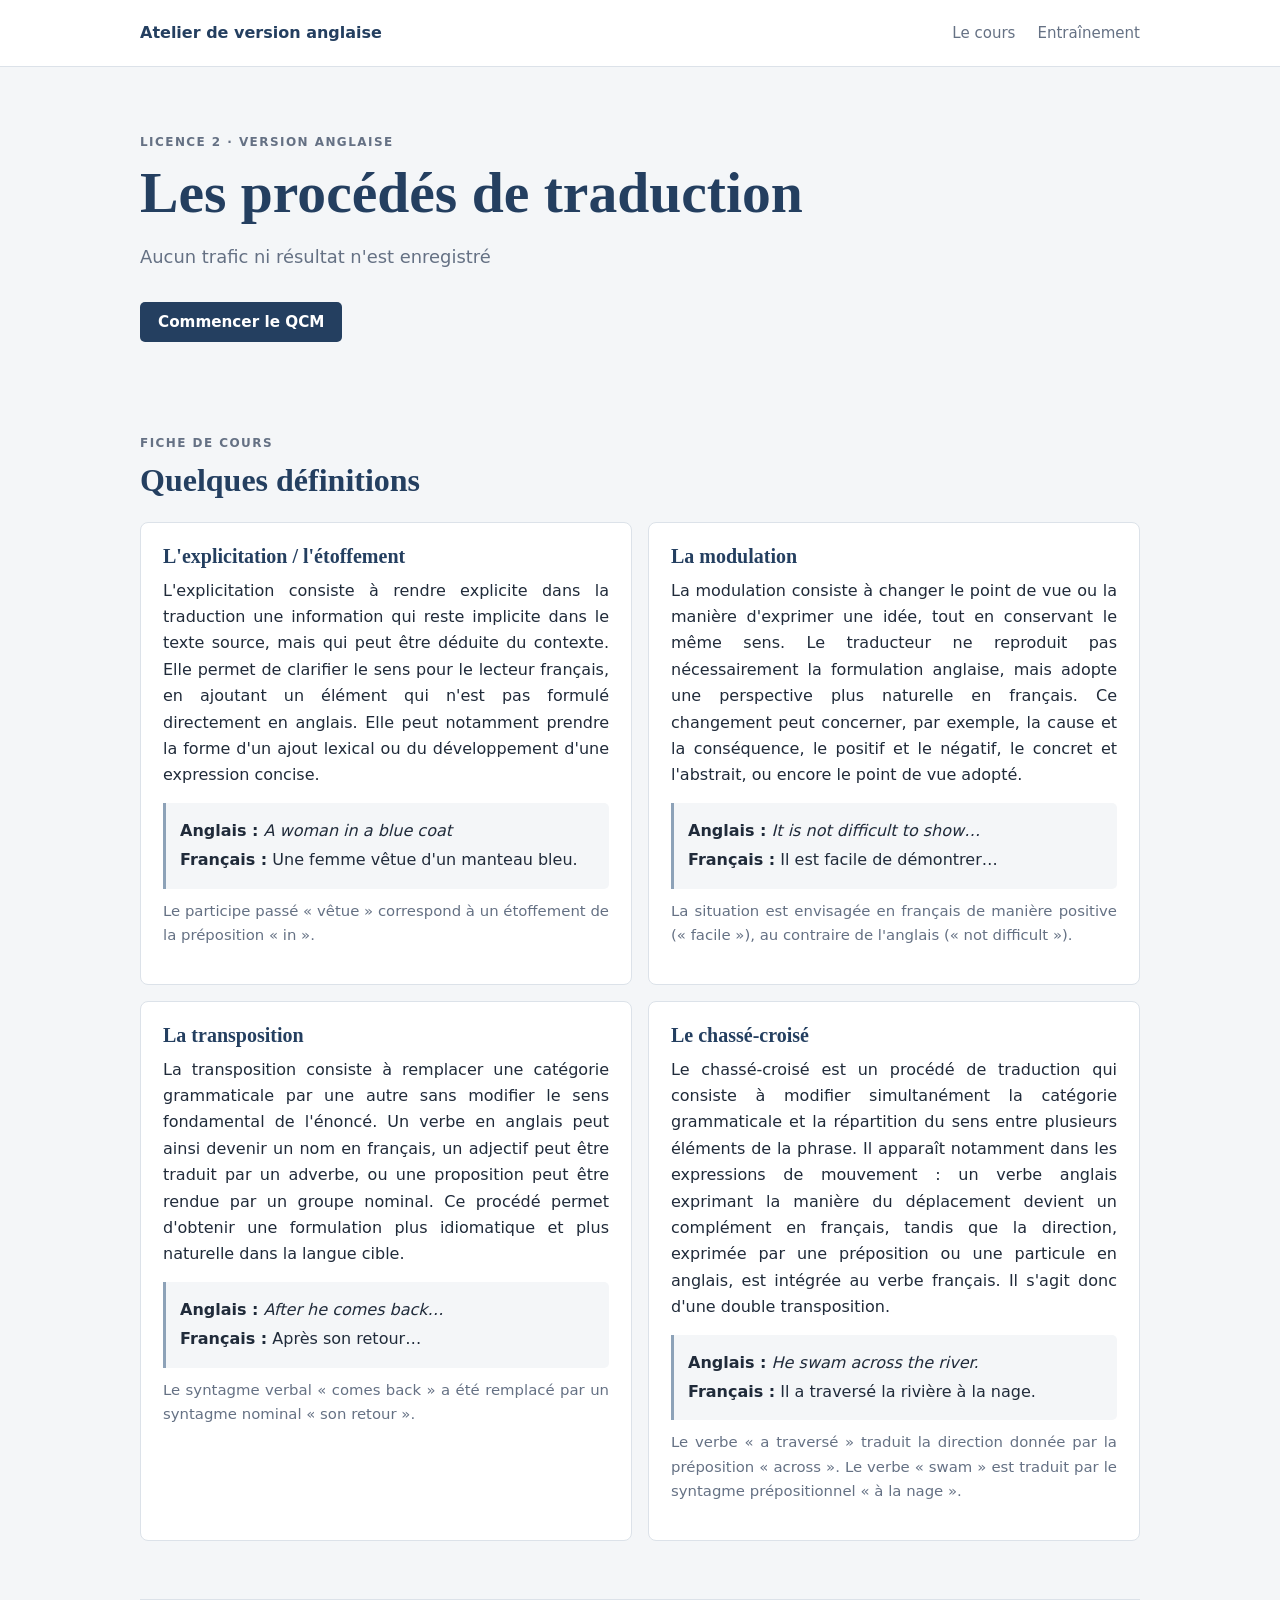
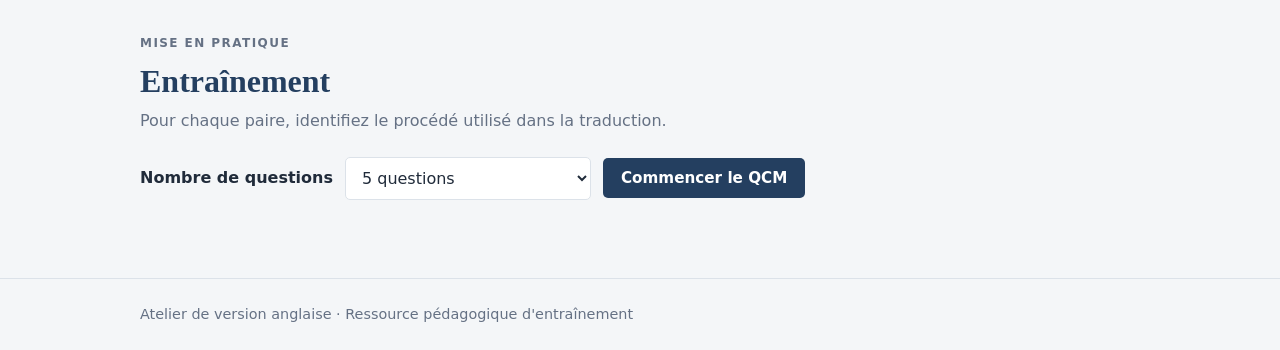
<file: index.html>
<!doctype html>
<html lang="fr">
<head>
  <meta charset="utf-8">
  <meta name="viewport" content="width=device-width, initial-scale=1">
  <meta name="description" content="Cours et entraînement à l'identification des procédés de traduction.">
  <title>Atelier de version anglaise — Procédés de traduction</title>
  <link rel="stylesheet" href="assets/styles.css">
</head>
<body>
<header class="site-header">
  <div class="container header-inner">
    <a class="brand" href="index.html">Atelier de version anglaise</a>
    <nav aria-label="Navigation principale">
      <a href="#cours">Le cours</a>
      <a href="#entrainement">Entraînement</a>
    </nav>
  </div>
</header>
<main class="container">
  <section class="intro">
    <p class="eyebrow">Licence 2 · Version anglaise</p>
    <h1>Les procédés de traduction</h1>
    <p>Aucun trafic ni résultat n'est enregistré</p>
    <a class="primary-link" href="#entrainement">Commencer le QCM</a>
  </section>

  <section id="cours" class="section">
    <div class="section-heading">
      <p class="eyebrow">Fiche de cours</p>
      <h2>Quelques définitions</h2>
    </div>
    <div id="definitions" class="definition-grid"></div>
  </section>

  <section id="entrainement" class="section quiz-section">
    <div class="section-heading">
      <p class="eyebrow">Mise en pratique</p>
      <h2>Entraînement</h2>
      <p>Pour chaque paire, identifiez le procédé utilisé dans la traduction.</p>
    </div>
    <div class="quiz-controls">
      <label for="question-count">Nombre de questions</label>
      <select id="question-count">
        <option value="5">5 questions</option>
        <option value="10">10 questions</option>
        <option value="15">15 questions</option>
        <option value="20">20 questions</option>
        <option value="all">Toutes les questions (58)</option>
      </select>
      <button id="start-quiz" class="button">Commencer le QCM</button>
    </div>
    <div id="quiz" class="quiz-card" hidden>
      <div class="quiz-topline">
        <span id="progress">Question 1</span>
        <span id="answered-count"></span>
      </div>
      <div class="progress-track"><div id="progress-bar"></div></div>
      <div id="question-content"></div>
      <div class="quiz-actions">
        <button id="next-question" class="button" disabled>Question suivante</button>
      </div>
    </div>
    <div id="results" class="results-card" hidden></div>
  </section>
</main>
<footer><div class="container">Atelier de version anglaise · Ressource pédagogique d'entraînement</div></footer>
<script src="assets/app.js"></script>
</body>
</html>
</file>
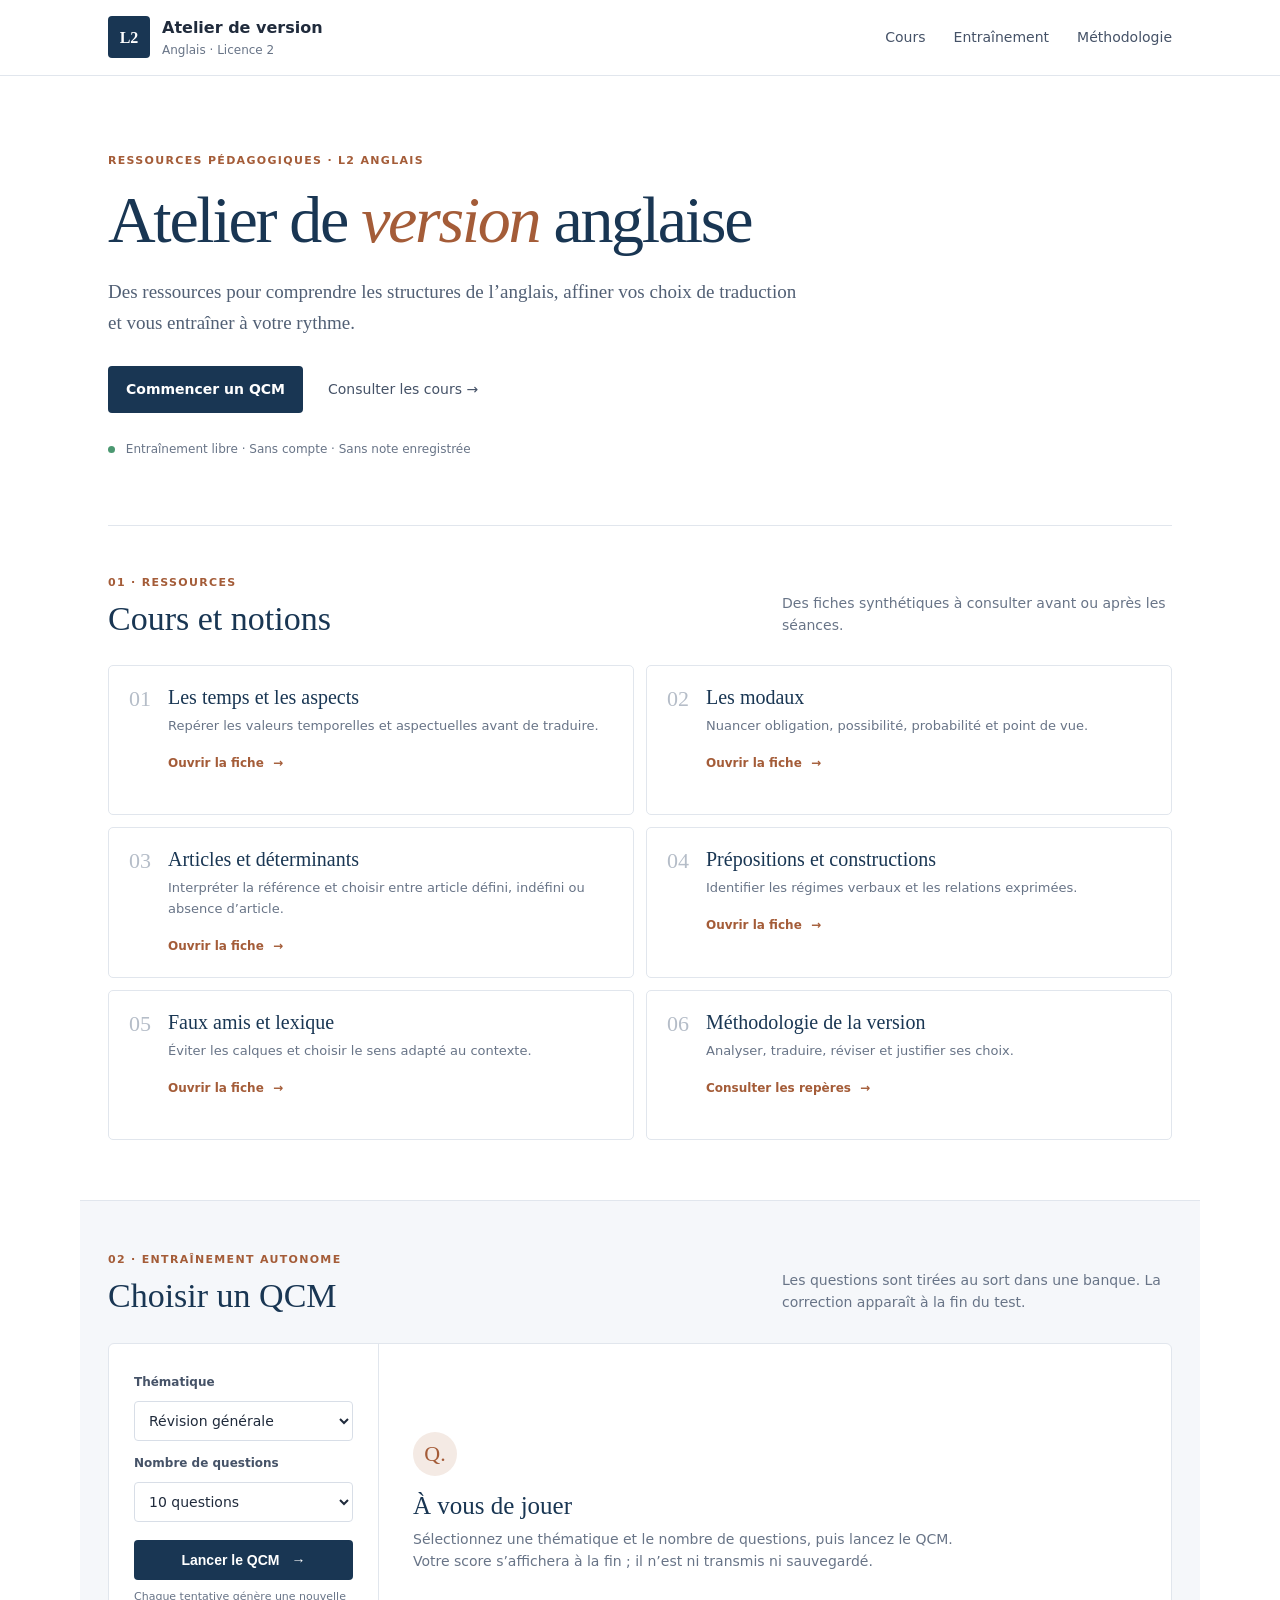
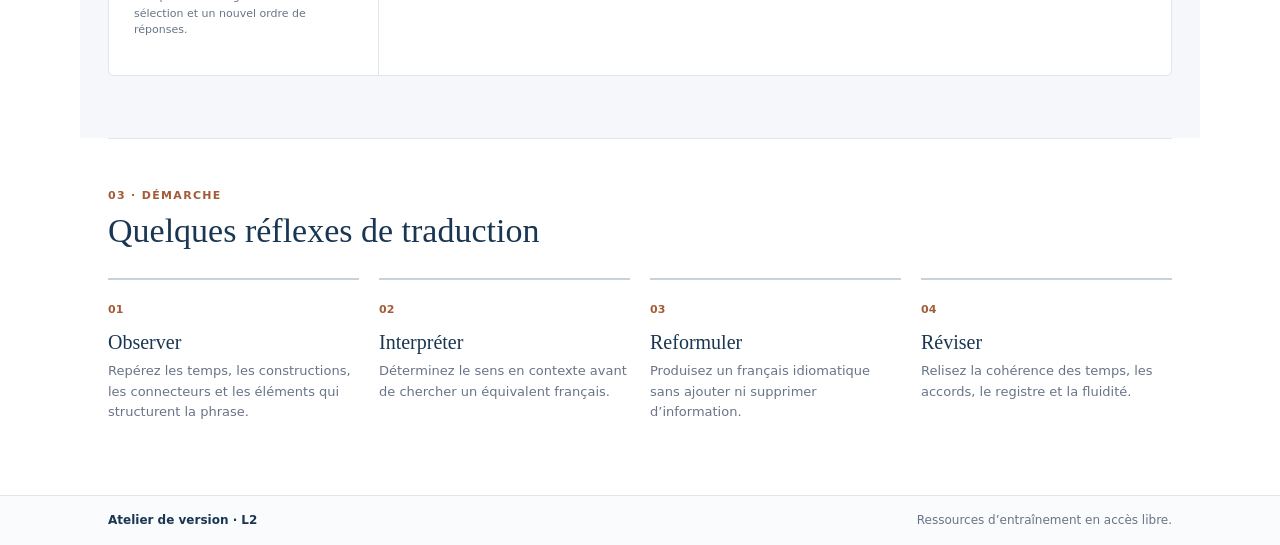
<file: version-l2/index.html>
<!doctype html>
<html lang="fr">
<head>
  <meta charset="utf-8">
  <meta name="viewport" content="width=device-width, initial-scale=1">
  <meta name="description" content="Ressources et entraînement à la version anglaise — Licence 2.">
  <title>Atelier de version anglaise — L2</title>
  <link rel="stylesheet" href="assets/styles.css">
</head>
<body>
  <header class="site-header">
    <div class="header-inner">
      <a class="brand" href="index.html" aria-label="Accueil">
        <span class="brand-mark">L2</span>
        <span><strong>Atelier de version</strong><small>Anglais · Licence 2</small></span>
      </a>
      <nav aria-label="Navigation principale">
        <a href="#cours">Cours</a>
        <a href="#entrainement">Entraînement</a>
        <a href="#methode">Méthodologie</a>
      </nav>
    </div>
  </header>

  <main>
    <section class="hero">
      <div class="eyebrow">Ressources pédagogiques · L2 anglais</div>
      <h1>Atelier de <em>version</em> anglaise</h1>
      <p class="hero-lead">Des ressources pour comprendre les structures de l’anglais, affiner vos choix de traduction et vous entraîner à votre rythme.</p>
      <div class="hero-actions">
        <a class="button button-primary" href="#entrainement">Commencer un QCM</a>
        <a class="text-link" href="#cours">Consulter les cours <span aria-hidden="true">→</span></a>
      </div>
      <div class="hero-note"><span class="status-dot"></span> Entraînement libre · Sans compte · Sans note enregistrée
      </div>
    </section>

    <section class="section" id="cours">
      <div class="section-heading">
        <div><div class="eyebrow">01 · Ressources</div><h2>Cours et notions</h2></div>
        <p>Des fiches synthétiques à consulter avant ou après les séances.</p>
      </div>
      <div class="course-grid" id="course-list">
        <article class="course-card"><span class="course-number">01</span><div><h3>Les temps et les aspects</h3><p>Repérer les valeurs temporelles et aspectuelles avant de traduire.</p><a href="cours/temps-aspects.html">Ouvrir la fiche <span>→</span></a></div></article>
        <article class="course-card"><span class="course-number">02</span><div><h3>Les modaux</h3><p>Nuancer obligation, possibilité, probabilité et point de vue.</p><a href="cours/modaux.html">Ouvrir la fiche <span>→</span></a></div></article>
        <article class="course-card"><span class="course-number">03</span><div><h3>Articles et déterminants</h3><p>Interpréter la référence et choisir entre article défini, indéfini ou absence d’article.</p><a href="cours/articles.html">Ouvrir la fiche <span>→</span></a></div></article>
        <article class="course-card"><span class="course-number">04</span><div><h3>Prépositions et constructions</h3><p>Identifier les régimes verbaux et les relations exprimées.</p><a href="cours/prepositions.html">Ouvrir la fiche <span>→</span></a></div></article>
        <article class="course-card"><span class="course-number">05</span><div><h3>Faux amis et lexique</h3><p>Éviter les calques et choisir le sens adapté au contexte.</p><a href="cours/faux-amis.html">Ouvrir la fiche <span>→</span></a></div></article>
        <article class="course-card"><span class="course-number">06</span><div><h3>Méthodologie de la version</h3><p>Analyser, traduire, réviser et justifier ses choix.</p><a href="#methode">Consulter les repères <span>→</span></a></div></article>
      </div>
    </section>

    <section class="section practice-section" id="entrainement">
      <div class="section-heading">
        <div><div class="eyebrow">02 · Entraînement autonome</div><h2>Choisir un QCM</h2></div>
        <p>Les questions sont tirées au sort dans une banque. La correction apparaît à la fin du test.</p>
      </div>
      <div class="quiz-panel">
        <div class="quiz-controls">
          <label for="category">Thématique</label>
          <select id="category">
            <option value="all">Révision générale</option>
            <option value="tenses">Temps et aspects</option>
            <option value="modals">Modaux</option>
            <option value="articles">Articles</option>
            <option value="prepositions">Prépositions</option>
            <option value="false-friends">Faux amis</option>
          </select>
          <label for="question-count">Nombre de questions</label>
          <select id="question-count">
            <option value="5">5 questions</option>
            <option value="10" selected>10 questions</option>
            <option value="15">15 questions</option>
            <option value="20">20 questions</option>
          </select>
          <button class="button button-primary full-width" id="start-quiz">Lancer le QCM <span aria-hidden="true">→</span></button>
          <p class="small muted">Chaque tentative génère une nouvelle sélection et un nouvel ordre de réponses.</p>
        </div>
        <div class="quiz-intro" id="quiz-area" aria-live="polite">
          <div class="quiz-icon">Q.</div>
          <h3>À vous de jouer</h3>
          <p>Sélectionnez une thématique et le nombre de questions, puis lancez le QCM. Votre score s’affichera à la fin ; il n’est ni transmis ni sauvegardé.</p>
        </div>
      </div>
    </section>

    <section class="section method-section" id="methode">
      <div class="section-heading">
        <div><div class="eyebrow">03 · Démarche</div><h2>Quelques réflexes de traduction</h2></div>
      </div>
      <div class="method-grid">
        <article><span>01</span><h3>Observer</h3><p>Repérez les temps, les constructions, les connecteurs et les éléments qui structurent la phrase.</p></article>
        <article><span>02</span><h3>Interpréter</h3><p>Déterminez le sens en contexte avant de chercher un équivalent français.</p></article>
        <article><span>03</span><h3>Reformuler</h3><p>Produisez un français idiomatique sans ajouter ni supprimer d’information.</p></article>
        <article><span>04</span><h3>Réviser</h3><p>Relisez la cohérence des temps, les accords, le registre et la fluidité.</p></article>
      </div>
    </section>
  </main>

  <footer>
    <div class="footer-inner"><strong>Atelier de version · L2</strong><span>Ressources d’entraînement en accès libre.</span></div>
  </footer>
  <script src="assets/app.js"></script>
</body>
</html>
</file>
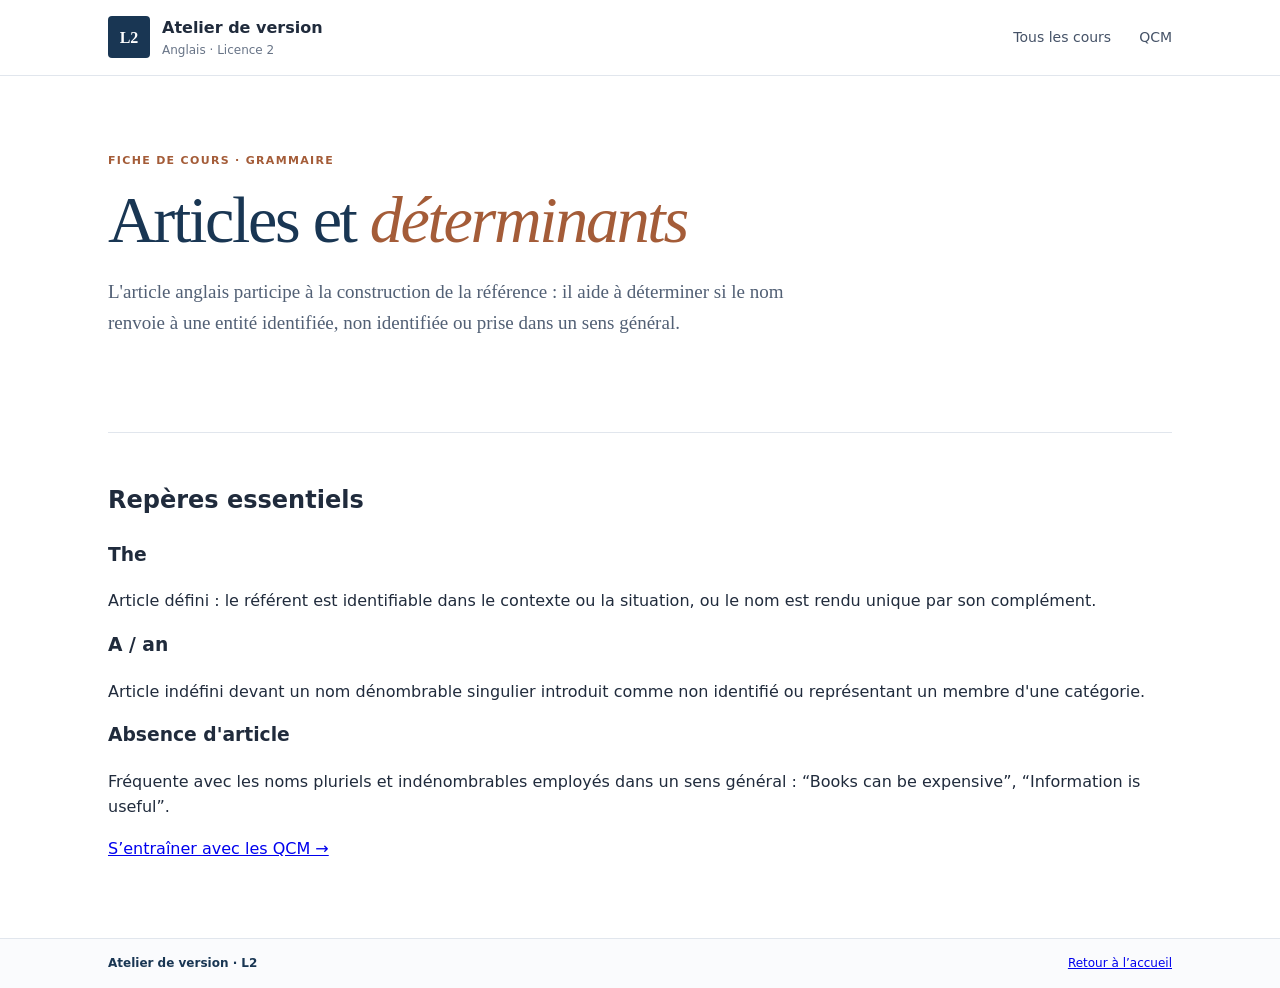
<file: version-l2/cours/articles.html>
<!doctype html><html lang="fr"><head><meta charset="utf-8"><meta name="viewport" content="width=device-width,initial-scale=1"><title>Articles — Atelier de version</title><link rel="stylesheet" href="../assets/styles.css"></head><body><header class="site-header"><div class="header-inner"><a class="brand" href="../index.html"><span class="brand-mark">L2</span><span><strong>Atelier de version</strong><small>Anglais · Licence 2</small></span></a><nav><a href="../index.html#cours">Tous les cours</a><a href="../index.html#entrainement">QCM</a></nav></div></header><main><section class="hero"><div class="eyebrow">Fiche de cours · Grammaire</div><h1>Articles et <em>déterminants</em></h1><p class="hero-lead">L'article anglais participe à la construction de la référence : il aide à déterminer si le nom renvoie à une entité identifiée, non identifiée ou prise dans un sens général.</p></section><section class="section"><h2>Repères essentiels</h2><h3>The</h3><p>Article défini : le référent est identifiable dans le contexte ou la situation, ou le nom est rendu unique par son complément.</p><h3>A / an</h3><p>Article indéfini devant un nom dénombrable singulier introduit comme non identifié ou représentant un membre d'une catégorie.</p><h3>Absence d'article</h3><p>Fréquente avec les noms pluriels et indénombrables employés dans un sens général : “Books can be expensive”, “Information is useful”.</p><p><a href="../index.html#entrainement">S’entraîner avec les QCM →</a></p></section></main><footer><div class="footer-inner"><strong>Atelier de version · L2</strong><a href="../index.html">Retour à l’accueil</a></div></footer></body></html>
</file>
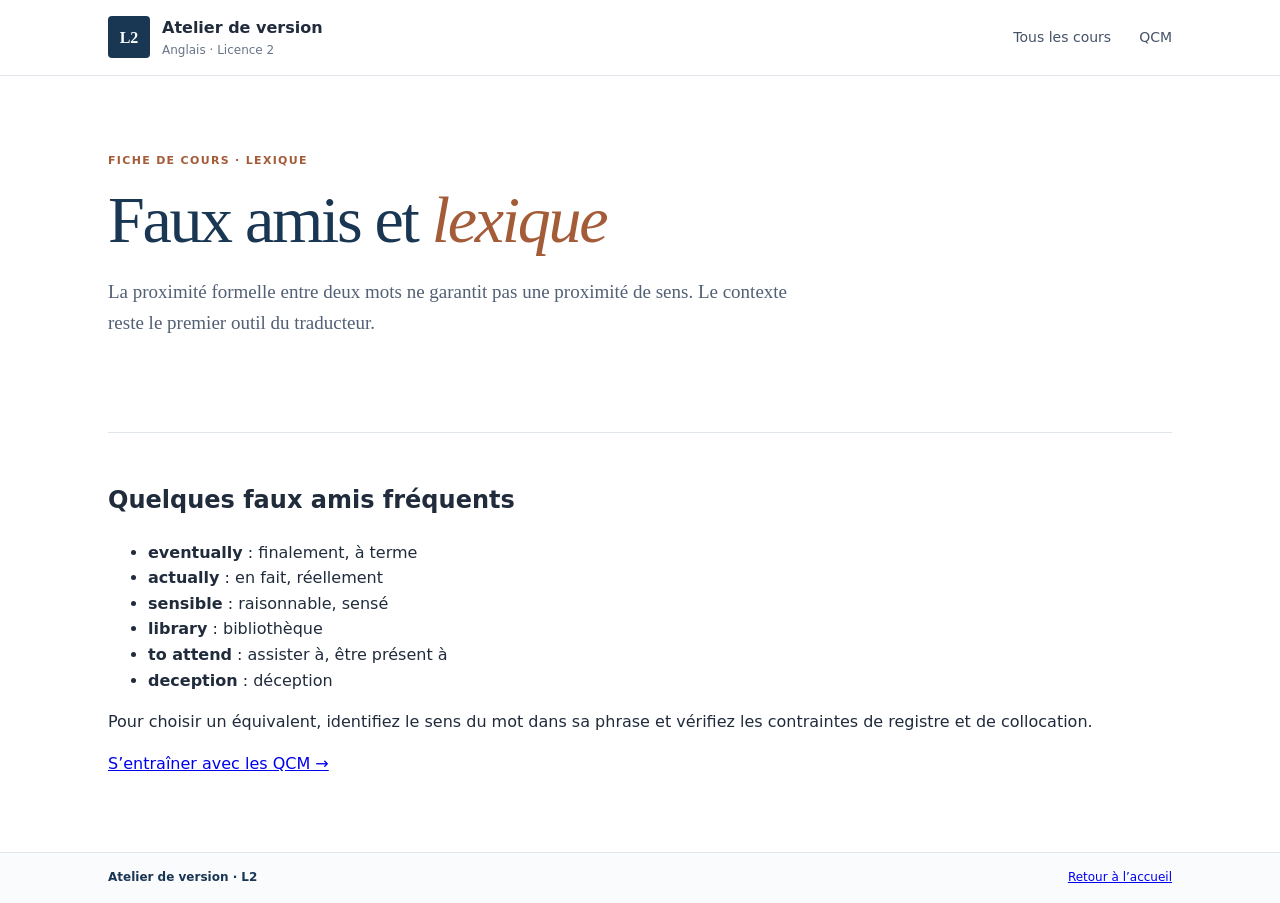
<file: version-l2/cours/faux-amis.html>
<!doctype html><html lang="fr"><head><meta charset="utf-8"><meta name="viewport" content="width=device-width,initial-scale=1"><title>Faux amis — Atelier de version</title><link rel="stylesheet" href="../assets/styles.css"></head><body><header class="site-header"><div class="header-inner"><a class="brand" href="../index.html"><span class="brand-mark">L2</span><span><strong>Atelier de version</strong><small>Anglais · Licence 2</small></span></a><nav><a href="../index.html#cours">Tous les cours</a><a href="../index.html#entrainement">QCM</a></nav></div></header><main><section class="hero"><div class="eyebrow">Fiche de cours · Lexique</div><h1>Faux amis et <em>lexique</em></h1><p class="hero-lead">La proximité formelle entre deux mots ne garantit pas une proximité de sens. Le contexte reste le premier outil du traducteur.</p></section><section class="section"><h2>Quelques faux amis fréquents</h2><ul><li><strong>eventually</strong> : finalement, à terme</li><li><strong>actually</strong> : en fait, réellement</li><li><strong>sensible</strong> : raisonnable, sensé</li><li><strong>library</strong> : bibliothèque</li><li><strong>to attend</strong> : assister à, être présent à</li><li><strong>deception</strong> : déception</li></ul><p>Pour choisir un équivalent, identifiez le sens du mot dans sa phrase et vérifiez les contraintes de registre et de collocation.</p><p><a href="../index.html#entrainement">S’entraîner avec les QCM →</a></p></section></main><footer><div class="footer-inner"><strong>Atelier de version · L2</strong><a href="../index.html">Retour à l’accueil</a></div></footer></body></html>
</file>
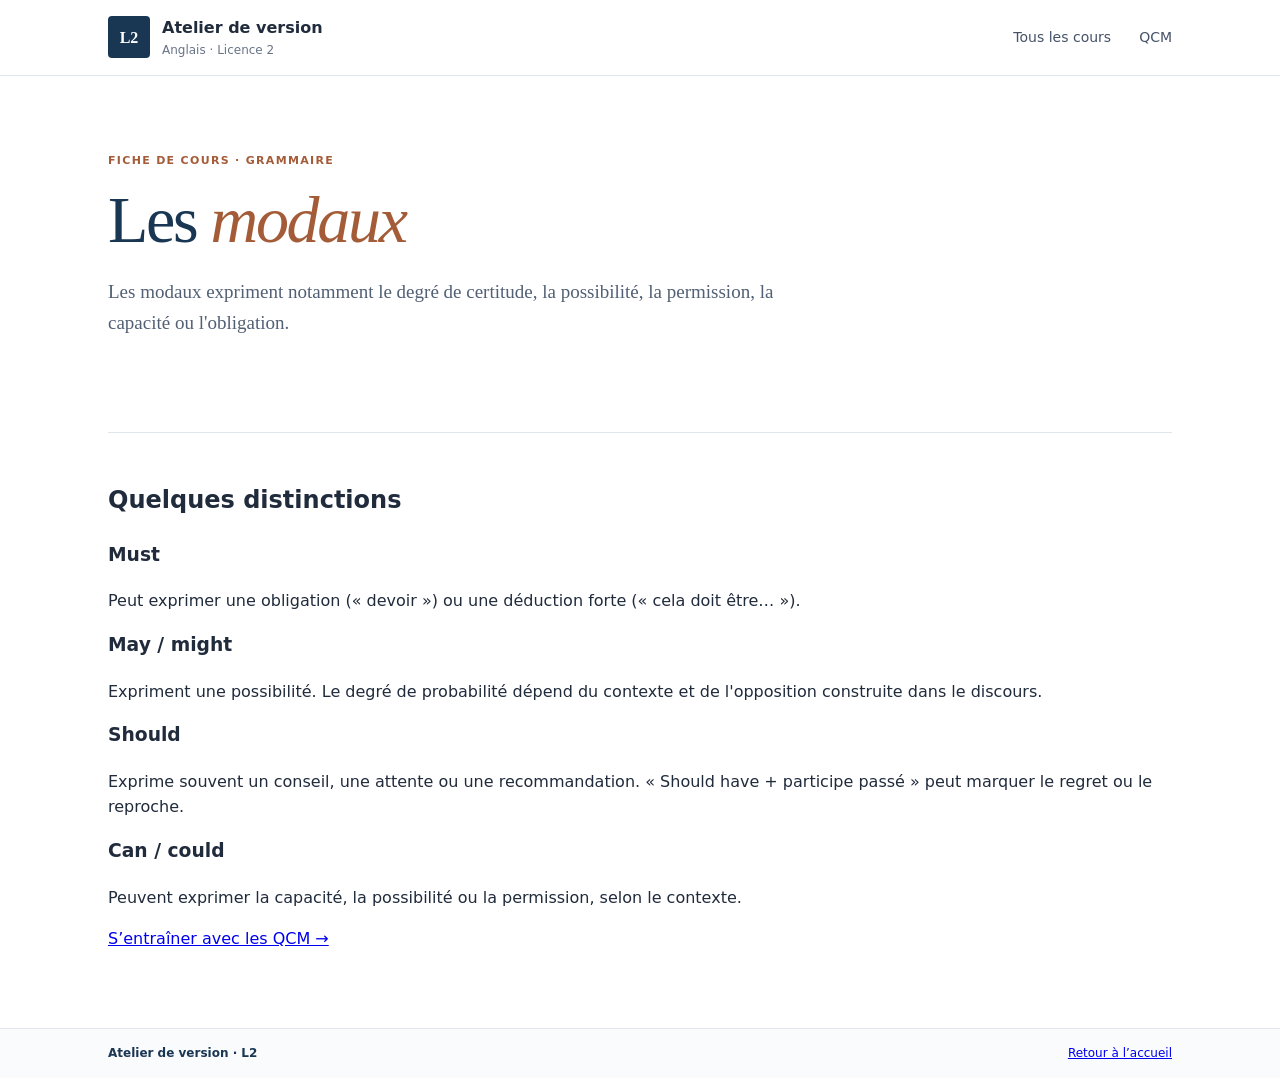
<file: version-l2/cours/modaux.html>
<!doctype html><html lang="fr"><head><meta charset="utf-8"><meta name="viewport" content="width=device-width,initial-scale=1"><title>Les modaux — Atelier de version</title><link rel="stylesheet" href="../assets/styles.css"></head><body><header class="site-header"><div class="header-inner"><a class="brand" href="../index.html"><span class="brand-mark">L2</span><span><strong>Atelier de version</strong><small>Anglais · Licence 2</small></span></a><nav><a href="../index.html#cours">Tous les cours</a><a href="../index.html#entrainement">QCM</a></nav></div></header><main><section class="hero"><div class="eyebrow">Fiche de cours · Grammaire</div><h1>Les <em>modaux</em></h1><p class="hero-lead">Les modaux expriment notamment le degré de certitude, la possibilité, la permission, la capacité ou l'obligation.</p></section><section class="section"><h2>Quelques distinctions</h2><h3>Must</h3><p>Peut exprimer une obligation (« devoir ») ou une déduction forte (« cela doit être… »).</p><h3>May / might</h3><p>Expriment une possibilité. Le degré de probabilité dépend du contexte et de l'opposition construite dans le discours.</p><h3>Should</h3><p>Exprime souvent un conseil, une attente ou une recommandation. « Should have + participe passé » peut marquer le regret ou le reproche.</p><h3>Can / could</h3><p>Peuvent exprimer la capacité, la possibilité ou la permission, selon le contexte.</p><p><a href="../index.html#entrainement">S’entraîner avec les QCM →</a></p></section></main><footer><div class="footer-inner"><strong>Atelier de version · L2</strong><a href="../index.html">Retour à l’accueil</a></div></footer></body></html>
</file>
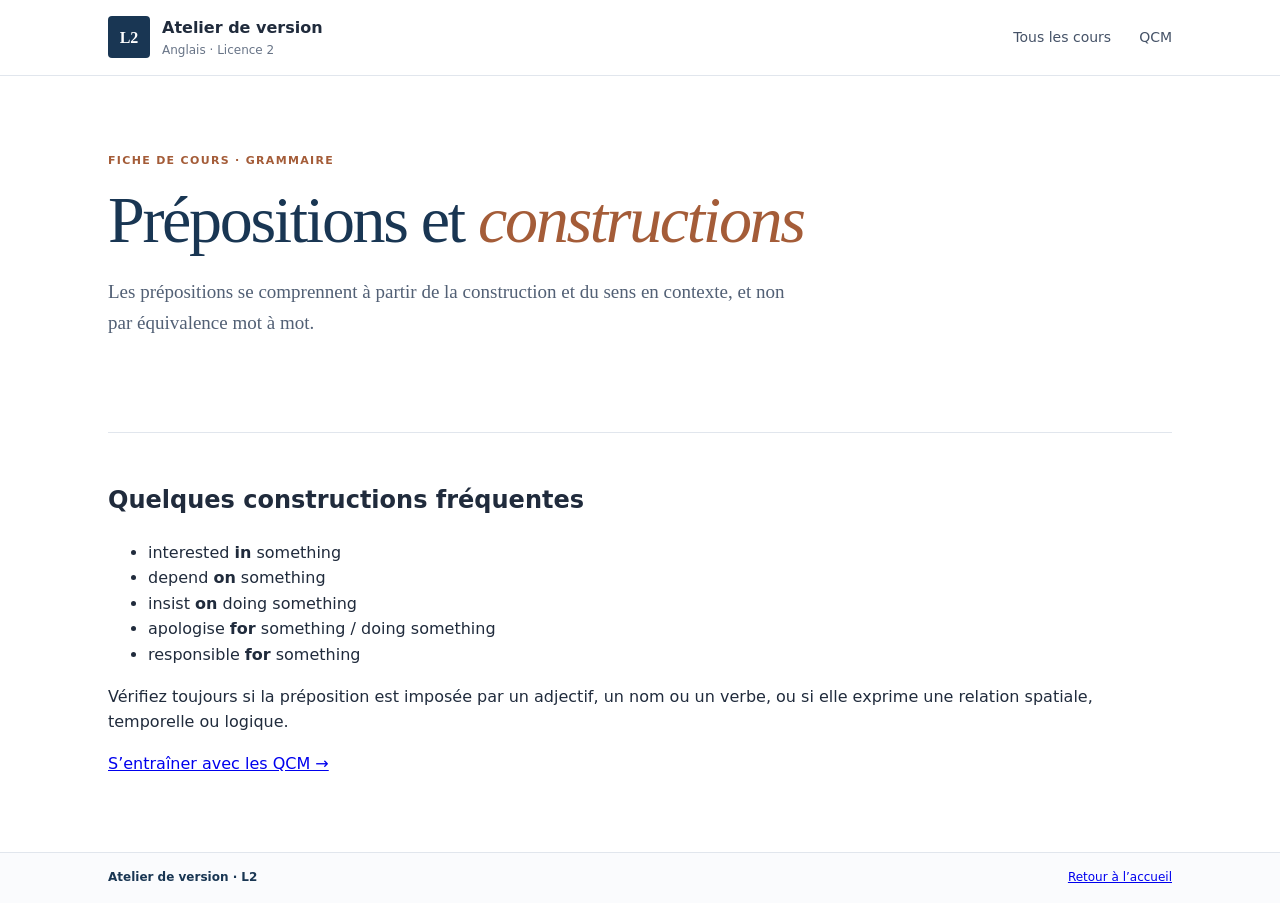
<file: version-l2/cours/prepositions.html>
<!doctype html><html lang="fr"><head><meta charset="utf-8"><meta name="viewport" content="width=device-width,initial-scale=1"><title>Prépositions — Atelier de version</title><link rel="stylesheet" href="../assets/styles.css"></head><body><header class="site-header"><div class="header-inner"><a class="brand" href="../index.html"><span class="brand-mark">L2</span><span><strong>Atelier de version</strong><small>Anglais · Licence 2</small></span></a><nav><a href="../index.html#cours">Tous les cours</a><a href="../index.html#entrainement">QCM</a></nav></div></header><main><section class="hero"><div class="eyebrow">Fiche de cours · Grammaire</div><h1>Prépositions et <em>constructions</em></h1><p class="hero-lead">Les prépositions se comprennent à partir de la construction et du sens en contexte, et non par équivalence mot à mot.</p></section><section class="section"><h2>Quelques constructions fréquentes</h2><ul><li>interested <strong>in</strong> something</li><li>depend <strong>on</strong> something</li><li>insist <strong>on</strong> doing something</li><li>apologise <strong>for</strong> something / doing something</li><li>responsible <strong>for</strong> something</li></ul><p>Vérifiez toujours si la préposition est imposée par un adjectif, un nom ou un verbe, ou si elle exprime une relation spatiale, temporelle ou logique.</p><p><a href="../index.html#entrainement">S’entraîner avec les QCM →</a></p></section></main><footer><div class="footer-inner"><strong>Atelier de version · L2</strong><a href="../index.html">Retour à l’accueil</a></div></footer></body></html>
</file>
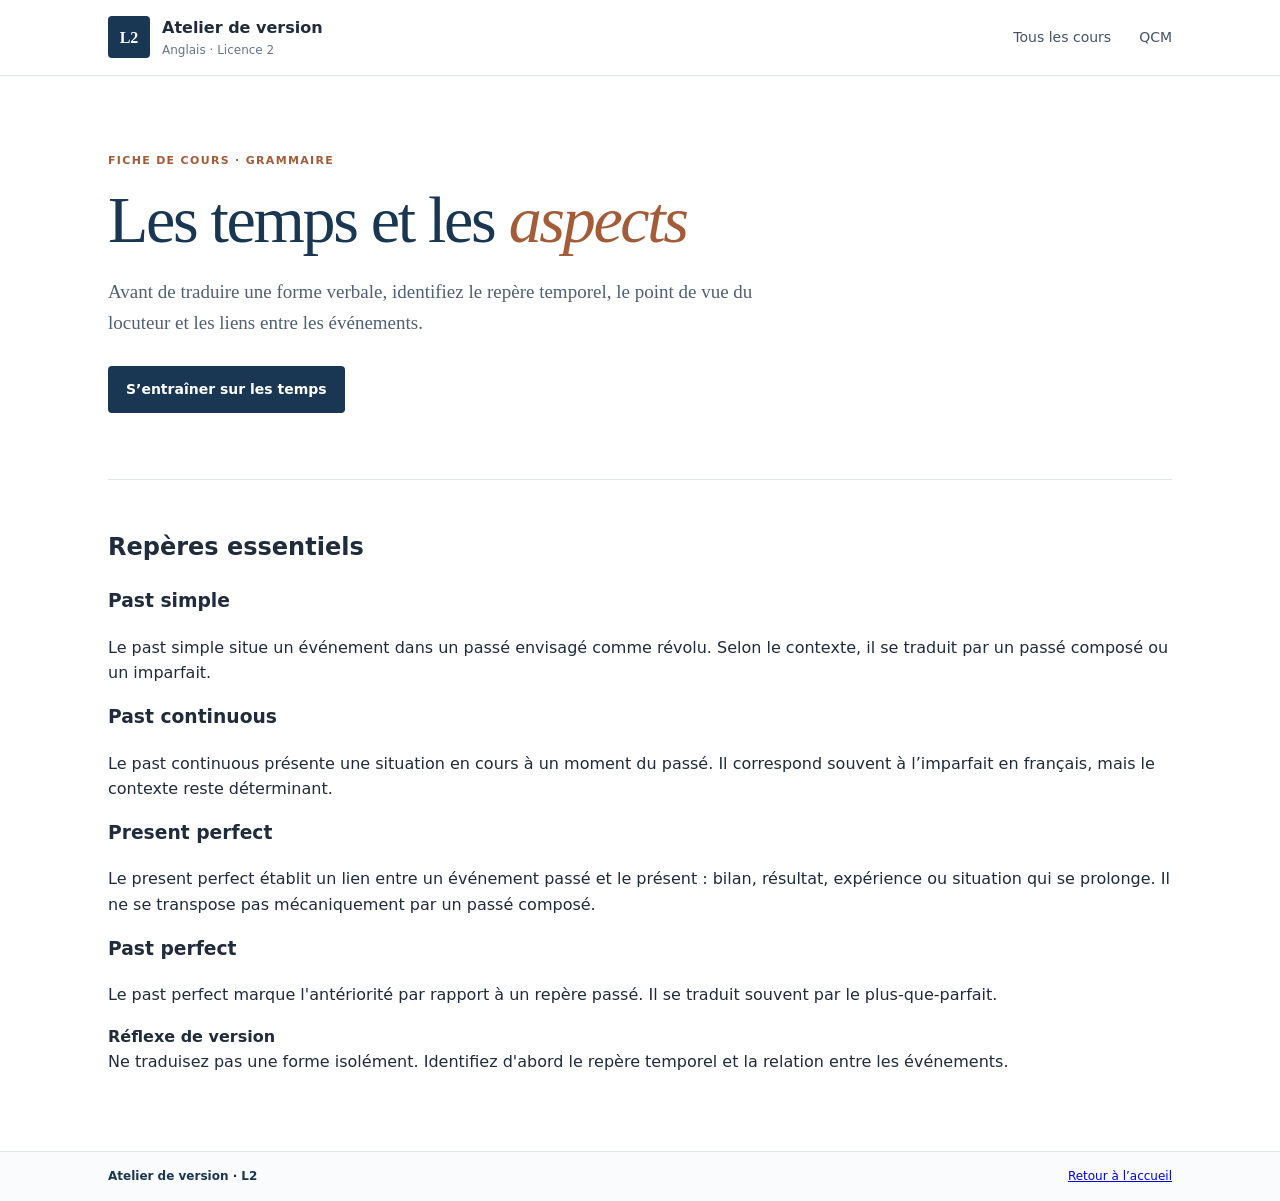
<file: version-l2/cours/temps-aspects.html>
<!doctype html><html lang="fr"><head><meta charset="utf-8"><meta name="viewport" content="width=device-width,initial-scale=1"><title>Temps et aspects — Atelier de version</title><link rel="stylesheet" href="../assets/styles.css"></head><body><header class="site-header"><div class="header-inner"><a class="brand" href="../index.html"><span class="brand-mark">L2</span><span><strong>Atelier de version</strong><small>Anglais · Licence 2</small></span></a><nav><a href="../index.html#cours">Tous les cours</a><a href="../index.html#entrainement">QCM</a></nav></div></header><main><section class="hero"><div class="eyebrow">Fiche de cours · Grammaire</div><h1>Les temps et les <em>aspects</em></h1><p class="hero-lead">Avant de traduire une forme verbale, identifiez le repère temporel, le point de vue du locuteur et les liens entre les événements.</p><a class="button button-primary" href="../index.html#entrainement">S’entraîner sur les temps</a></section><section class="section"><h2>Repères essentiels</h2><h3>Past simple</h3><p>Le past simple situe un événement dans un passé envisagé comme révolu. Selon le contexte, il se traduit par un passé composé ou un imparfait.</p><h3>Past continuous</h3><p>Le past continuous présente une situation en cours à un moment du passé. Il correspond souvent à l’imparfait en français, mais le contexte reste déterminant.</p><h3>Present perfect</h3><p>Le present perfect établit un lien entre un événement passé et le présent : bilan, résultat, expérience ou situation qui se prolonge. Il ne se transpose pas mécaniquement par un passé composé.</p><h3>Past perfect</h3><p>Le past perfect marque l'antériorité par rapport à un repère passé. Il se traduit souvent par le plus-que-parfait.</p><div class="callout"><strong>Réflexe de version</strong><p>Ne traduisez pas une forme isolément. Identifiez d'abord le repère temporel et la relation entre les événements.</p></div></section></main><footer><div class="footer-inner"><strong>Atelier de version · L2</strong><a href="../index.html">Retour à l’accueil</a></div></footer></body></html>
</file>
<file: assets/styles.css>
/* ========================================
   1. VARIABLES GLOBALES
======================================== */

:root {
    --ink: #202b3a;
    --muted: #657184;
    --line: #dce2e9;
    --paper: #fff;
    --wash: #f4f6f8;
    --accent: #243f60;
    --accent-soft: #e9eff5;
    --good: #216443;
    --bad: #9b3030;
}


/* ========================================
   2. BASE ET CONFIGURATION GÉNÉRALE
======================================== */

* {
    box-sizing: border-box;
}

html {
    scroll-behavior: smooth;
}

body {
    margin: 0;
    background: var(--wash);
    color: var(--ink);
    font: 16px/1.65 system-ui, -apple-system, BlinkMacSystemFont, "Segoe UI", sans-serif;
}

.container {
    width: min(100% - 36px, 1000px);
    margin: auto;
}


/* ========================================
   3. EN-TÊTE ET NAVIGATION
======================================== */

.site-header {
    background: #fff;
    border-bottom: 1px solid var(--line);
}

.header-inner {
    min-height: 66px;
    display: flex;
    align-items: center;
    justify-content: space-between;
    gap: 20px;
}

.brand {
    font-weight: 700;
    color: var(--accent);
    text-decoration: none;
}

.site-header nav {
    display: flex;
    gap: 22px;
}

.site-header nav a {
    color: var(--muted);
    text-decoration: none;
    font-size: .94rem;
}

.site-header nav a:hover {
    color: var(--accent);
}


/* ========================================
   4. SECTION INTRODUCTIVE
======================================== */

.intro {
    padding: 66px 0 58px;
    max-width: 760px;
}

.eyebrow {
    text-transform: uppercase;
    letter-spacing: .12em;
    font-size: .75rem;
    font-weight: 700;
    color: var(--muted);
    margin: 0 0 8px;
}

.intro h1 {
    font-family: Georgia, serif;
    font-size: clamp(2.2rem, 6vw, 3.6rem);
    line-height: 1.1;
    margin: 0 0 16px;
    color: var(--accent);
}

.intro > p:not(.eyebrow) {
    font-size: 1.12rem;
    color: var(--muted);
    max-width: 650px;
}


/* ========================================
   5. BOUTONS ET LIENS PRINCIPAUX
======================================== */

.primary-link,
.button {
    display: inline-block;
    background: var(--accent);
    color: #fff;
    border: 0;
    border-radius: 5px;
    padding: 11px 18px;
    text-decoration: none;
    font: 600 .95rem system-ui;
    cursor: pointer;
}

.primary-link {
    margin-top: 12px;
}

.button:disabled {
    opacity: .45;
    cursor: not-allowed;
}


/* ========================================
   6. SECTIONS ET TITRES
======================================== */

.section {
    padding: 34px 0 58px;
}

.section-heading {
    margin-bottom: 22px;
}

.section-heading h2 {
    font: 700 2rem/1.2 Georgia, serif;
    color: var(--accent);
    margin: 0 0 8px;
}

.section-heading p:last-child {
    color: var(--muted);
    margin: 0;
}


/* ========================================
   7. CARTES DE DÉFINITION
======================================== */

.definition-grid {
    display: grid;
    grid-template-columns: repeat(2, minmax(0, 1fr));
    gap: 16px;
}

.definition-card,
.quiz-card,
.results-card {
    background: var(--paper);
    border: 1px solid var(--line);
    border-radius: 8px;
    padding: 22px;
}

.definition-card h3 {
    font: 700 1.25rem Georgia, serif;
    color: var(--accent);
    margin: 0 0 10px;
}

.definition-card p {
    margin: 0 0 14px;
    text-align: justify;
}

.example {
    background: var(--wash);
    border-left: 3px solid #8da2b8;
    padding: 12px 14px;
    border-radius: 0 5px 5px 0;
}

.example p {
    margin: 3px 0;
}

.explanation {
    font-size: .93rem;
    color: var(--muted);
    margin-top: 10px !important;
}


/* ========================================
   8. SECTION QUIZ
======================================== */

.quiz-section {
    border-top: 1px solid var(--line);
}

.quiz-controls {
    display: flex;
    align-items: center;
    gap: 12px;
    flex-wrap: wrap;
    margin-bottom: 20px;
}

.quiz-controls label {
    font-weight: 600;
}

.quiz-controls select {
    padding: 10px 12px;
    border: 1px solid var(--line);
    border-radius: 5px;
    background: white;
    color: var(--ink);
    font: inherit;
}

.quiz-card {
    max-width: 780px;
}


/* ========================================
   9. PROGRESSION DU QUIZ
======================================== */

.quiz-topline {
    display: flex;
    justify-content: space-between;
    color: var(--muted);
    font-size: .9rem;
    font-weight: 600;
}

.progress-track {
    height: 6px;
    background: var(--wash);
    border-radius: 10px;
    margin: 12px 0 24px;
    overflow: hidden;
}

.progress-track div {
    height: 100%;
    width: 0;
    background: var(--accent);
    transition: width .2s;
}


/* ========================================
   10. AFFICHAGE DES QUESTIONS
======================================== */

.question-label {
    font-size: .78rem;
    text-transform: uppercase;
    letter-spacing: .1em;
    color: var(--muted);
    font-weight: 700;
}

.translation-box {
    background: var(--accent-soft);
    border-left: 4px solid var(--accent);
    border-radius: 6px;
    padding: 20px 22px;
    margin: 18px 0 24px;
}

.english {
    font-family: Georgia, serif;
    font-size: 1.2rem;
    font-weight: 500;
    line-height: 1.5;
    margin: 0 0 8px;
    color: var(--ink);
}

.french {
    font-family: Georgia, serif;
    font-size: 1.2rem;
    font-weight: 500;
    line-height: 1.5;
    color: var(--muted);
    margin: 0;
}


/* ========================================
   11. RÉPONSES ET SÉLECTION
======================================== */

.answers {
    display: grid;
    gap: 10px;
}

.answer {
    display: flex;
    align-items: center;
    gap: 12px;
    text-align: left;
    background: white;
    border: 1px solid var(--line);
    border-radius: 6px;
    padding: 12px 14px;
    color: var(--ink);
    font: inherit;
    cursor: pointer;
}

.answer:hover {
    border-color: #879bb0;
    background: #f8fafc;
}

.answer.selected {
    border-color: var(--accent);
    background: var(--accent-soft);
}

.answer .letter {
    display: grid;
    place-items: center;
    flex: 0 0 27px;
    height: 27px;
    border-radius: 50%;
    background: var(--wash);
    font-weight: 700;
    font-size: .85rem;
}


/* ========================================
   12. ACTIONS DU QUIZ
======================================== */

.quiz-actions {
    display: flex;
    justify-content: flex-end;
    margin-top: 22px;
}


/* ========================================
   13. RÉSULTATS ET CORRECTION
======================================== */

.results-card {
    max-width: 780px;
    margin-top: 18px;
}

.score {
    font: 700 2rem Georgia, serif;
    color: var(--accent);
}

.review-item {
    border-top: 1px solid var(--line);
    padding: 14px 0;
}

.review-item h4 {
    margin: 0 0 6px;
}

.review-item p {
    margin: 3px 0;
}

.correct-text {
    color: var(--good);
}

.incorrect-text {
    color: var(--bad);
}


/* ========================================
   14. PIED DE PAGE
======================================== */

footer {
    border-top: 1px solid var(--line);
    padding: 24px 0;
    color: var(--muted);
    font-size: .9rem;
}


/* ========================================
   15. RESPONSIVE : TABLETTES ET MOBILES
======================================== */

@media (max-width: 680px) {

    .header-inner {
        align-items: flex-start;
        padding: 14px 0;
        flex-direction: column;
    }

    .site-header nav {
        gap: 16px;
    }

    .intro {
        padding: 46px 0;
    }

    .definition-grid {
        grid-template-columns: 1fr;
    }

    .definition-card,
    .quiz-card,
    .results-card {
        padding: 18px;
    }

    .quiz-controls {
        align-items: flex-start;
        flex-direction: column;
    }

    .quiz-controls select,
    .quiz-controls .button {
        width: 100%;
    }
}
</file>
<file: version-l2/assets/styles.css>
:root{--ink:#202b3c;--muted:#687487;--line:#e1e6ed;--paper:#fff;--wash:#f5f7fa;--navy:#193653;--accent:#a45c38;--accent-dark:#82472b;--serif:Georgia,"Times New Roman",serif;--sans:system-ui,-apple-system,BlinkMacSystemFont,"Segoe UI",sans-serif}
*{box-sizing:border-box}html{scroll-behavior:smooth}body{margin:0;background:var(--paper);color:var(--ink);font-family:var(--sans);line-height:1.6}.site-header{border-bottom:1px solid var(--line);background:#fff}.header-inner,.footer-inner{max-width:1120px;margin:auto;padding:15px 28px;display:flex;align-items:center;justify-content:space-between;gap:24px}.brand{display:flex;align-items:center;gap:12px;text-decoration:none;color:var(--ink)}.brand-mark{width:42px;height:42px;display:grid;place-items:center;background:var(--navy);color:#fff;font-family:var(--serif);font-weight:bold;border-radius:4px}.brand strong,.brand small{display:block}.brand small{font-size:12px;color:var(--muted)}nav{display:flex;gap:28px}nav a,.text-link{font-size:14px;color:#455267;text-decoration:none}nav a:hover,.text-link:hover{color:var(--accent)}main{max-width:1120px;margin:auto;padding:0 28px}.hero{padding:76px 0 66px;max-width:780px}.eyebrow{text-transform:uppercase;letter-spacing:.12em;font-size:11px;font-weight:750;color:var(--accent)}h1,h2,h3,p{margin-top:0}h1{font:normal clamp(42px,6vw,66px)/1.08 var(--serif);letter-spacing:-.035em;margin:15px 0 20px;color:var(--navy)}h1 em{color:var(--accent);font-style:italic}.hero-lead{font:19px/1.65 var(--serif);color:#526075;max-width:690px;margin-bottom:28px}.hero-actions{display:flex;align-items:center;gap:25px;flex-wrap:wrap}.button{border:0;border-radius:4px;padding:12px 18px;font-weight:650;font-size:14px;cursor:pointer;text-decoration:none;display:inline-flex;align-items:center;justify-content:center;gap:12px}.button-primary{background:var(--navy);color:#fff}.button-primary:hover{background:#274d70}.hero-note{margin-top:27px;color:var(--muted);font-size:12px}.status-dot{display:inline-block;width:7px;height:7px;background:#4b9871;border-radius:50%;margin-right:7px}.section{padding:48px 0 60px;border-top:1px solid var(--line)}.section-heading{display:flex;justify-content:space-between;align-items:end;gap:32px;margin-bottom:26px}.section-heading h2{font:normal 34px/1.2 var(--serif);color:var(--navy);margin:7px 0 0}.section-heading>p{max-width:390px;color:var(--muted);font-size:14px;margin:0 0 3px}.course-grid{display:grid;grid-template-columns:repeat(2,minmax(0,1fr));gap:12px}.course-card{border:1px solid var(--line);border-radius:5px;padding:20px;display:flex;gap:17px;min-height:150px}.course-number{font:22px var(--serif);color:#b5bdc8}.course-card h3,.method-grid h3{font:20px var(--serif);color:var(--navy);margin:0 0 7px}.course-card p,.method-grid p{font-size:13px;color:var(--muted);margin-bottom:12px}.course-card a{font-size:12px;font-weight:700;color:var(--accent);text-decoration:none}.course-card a span{padding-left:5px}.practice-section{background:var(--wash);margin:0 -28px;padding:50px 28px 62px}.quiz-panel{background:#fff;border:1px solid var(--line);border-radius:6px;display:grid;grid-template-columns:270px 1fr;min-height:310px;overflow:hidden}.quiz-controls{padding:25px;border-right:1px solid var(--line);display:flex;flex-direction:column;align-items:stretch;gap:9px}.quiz-controls label{font-size:12px;font-weight:700;color:#465368;margin-top:4px}.quiz-controls select{width:100%;padding:10px;border:1px solid #d8dee7;border-radius:4px;background:#fff;color:var(--ink);font:14px var(--sans)}.full-width{width:100%;margin-top:9px}.small{font-size:11px;line-height:1.5}.muted{color:var(--muted)}.quiz-intro{padding:34px;display:flex;flex-direction:column;justify-content:center;align-items:flex-start}.quiz-icon{width:44px;height:44px;border-radius:50%;background:#f4eae4;color:var(--accent);display:grid;place-items:center;font:22px var(--serif);margin-bottom:16px}.quiz-intro h3{font:25px var(--serif);color:var(--navy);margin-bottom:8px}.quiz-intro p{color:var(--muted);font-size:14px;max-width:570px}.quiz-question{width:100%}.quiz-topline{display:flex;justify-content:space-between;color:var(--muted);font-size:12px;margin-bottom:16px}.quiz-question h3{font:23px/1.35 var(--serif);color:var(--navy);margin-bottom:18px}.answer-list{display:grid;gap:9px}.answer-option{display:flex;gap:12px;align-items:flex-start;padding:12px;border:1px solid var(--line);border-radius:4px;cursor:pointer;font-size:14px}.answer-option:has(input:checked){border-color:var(--accent);background:#fcf8f5}.answer-option input{margin-top:5px;accent-color:var(--accent)}.quiz-nav{display:flex;justify-content:space-between;gap:10px;margin-top:22px}.button-secondary{background:#edf0f4;color:var(--ink)}.button:disabled{opacity:.45;cursor:not-allowed}.result-score{font:48px var(--serif);color:var(--accent);margin:8px 0}.review-list{width:100%;display:grid;gap:12px;margin-top:15px}.review-item{padding:13px;border:1px solid var(--line);border-radius:4px;font-size:13px}.review-item strong{display:block;color:var(--navy);margin-bottom:5px}.review-item .good{color:#28734e}.review-item .bad{color:#a34535}.method-grid{display:grid;grid-template-columns:repeat(4,1fr);gap:20px}.method-grid article{border-top:2px solid #c9d1dc;padding-top:15px}.method-grid article>span{font-size:11px;color:var(--accent);font-weight:750}.method-grid h3{margin-top:10px}footer{border-top:1px solid var(--line);background:#fafbfd}.footer-inner{font-size:12px;color:var(--muted)}.footer-inner strong{color:var(--navy)}@media(max-width:700px){.header-inner{align-items:flex-start;flex-direction:column}.header-inner nav{gap:17px;flex-wrap:wrap}.hero{padding:52px 0}.section-heading{display:block}.section-heading>p{margin-top:12px}.course-grid{grid-template-columns:1fr}.quiz-panel{grid-template-columns:1fr}.quiz-controls{border-right:0;border-bottom:1px solid var(--line)}.method-grid{grid-template-columns:repeat(2,1fr)}.footer-inner{align-items:flex-start;flex-direction:column;gap:5px}}@media(max-width:420px){main{padding:0 18px}.header-inner,.footer-inner{padding-left:18px;padding-right:18px}.practice-section{margin:0 -18px;padding-left:18px;padding-right:18px}.method-grid{grid-template-columns:1fr 1fr}.quiz-intro{padding:24px}}
</file>
